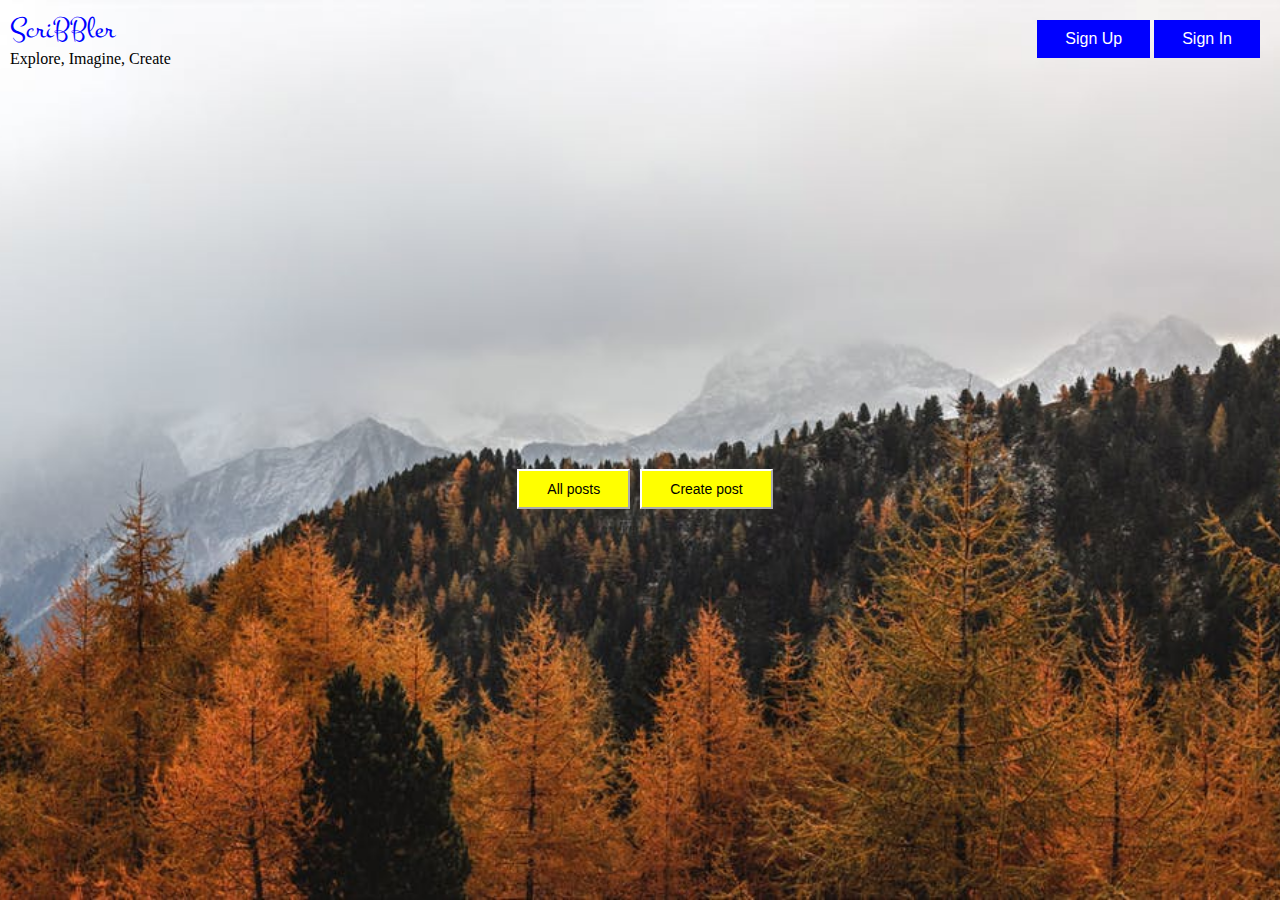
<file: index.html>
<!DOCTYPE html>
<html>

<head>
	<meta charset="utf-8" />
    <meta http-equiv="X-UA-Compatible" content="IE=edge">
    <title>ScriBBler Home Page</title>
	<meta name="viewport" content="width=device-width, initial-scale=1">
    <link rel="stylesheet" type="text/css" media="screen" href="styles/index.css" />
	<link rel="stylesheet" type="text/css" media="screen" href="styles/common.css" />
	<link href="https://fonts.googleapis.com/css?family=Montez&display=swap" rel="stylesheet">
    <!-- TODO: Include Font Awesome file here -->
    <!-- TODO: Include Google Fonts file here -->
</head>

<body  class="indexbody">
    <!-- TODO: Include all your code for the header and home page here -->
    <div id="main-container">
        <div class="header">
            <div class="scribbler-container">
                <p class="scribbler">ScriBBler</p>
                <p class="sub-scribbler">Explore, Imagine, Create</p>
            </div>
            <div class="login-buttons-container">
                <button onclick="showSignUpModal()" class="blue-button" type="button">Sign Up</button>
                <button onclick="showSignInModal()" class="blue-button" type="button">Sign In</button>
            </div>
        </div>
        <div class="postButtons">
            <!-- Insert code for All Posts & Create Post button here -->
            <button onclick="openPostList()" class="yellow-button" type="button">All posts</button>
            <button onclick="showCreatePost()" class="yellow-button" type="button">Create post</button>
        </div>
    </div>

    <div>
        <!-- Insert code for Sign In modal here -->
        <div class="modal" id="signin-modal">
          <div class="modal-content">
  
          <div class="modal-head">
            <span onclick="hideSignInModal()" id="close" class="close">&times;</span>
            <h2 class="modal-title-left">Welcome Back!</h2>
          </div>
          <hr>
          <form>
            <label for="username" class="label-text">Username</label>
            <input type="text" id="username" placeholder="Enter your username" required>
            <label for="password" class="label-text">Password</label>
            <input type="password" id="password" placeholder="Enter your password" required>
            <button type="submit" onclick="signin(username, password)" class="signin-btn">Sign In</button>
          </form>
  
          <p class=bottom-banner>Not a member?<span onclick="hideSignInModal();showSignUpModal()" class=signup>Sign Up</span></p>
        </div>
        </div>  
      </div>

<!-- Insert code for Sign Up modal here -->
<div>
    <div class="modal" id="signup-modal">
      <div class="modal-content">

      <div class="modal-head">
        <span onclick="hideSignUpModal()" id="close" class="close">&times;</span>
        <h2 class="modal-title-left">Get Started</h2>
      </div>
      <hr>
      <form>
        <label for="fullname" class="label-text">Full name</label>
        <input type="text" id="fullname" placeholder="Enter Full Name" required>
        <label for="username" class="label-text">Username</label>
        <input type="text" id="username" placeholder="Enter Username" required>
        <label for="password" class="label-text">Password</label>
        <input type="password" id="password" placeholder="Enter Password" required>
        <label for="confirmpassword" class="label-text">Confirm Password</label>
        <input type="password" id="confirm_password" placeholder="Confirm Password" required>
        <button type="submit" onclick="signup(firstName,lastName, email, password, mobile)" class="signin-btn">Sign up</button>
      </form>
    </div>
    </div>
  </div>

    <div>
        <!-- Insert code for Create Post modal here -->
        <div class="modal" id="create-post-modal">
  
          <div class="post-modal-content">
  
            <div class="modal-head">
              <span onclick="hideCreatePostModal()" id="close" class="close">&times;</span>
              <h2 class="modal-title-left">Pen your post</h2>
            </div>
            <hr>
            <form id=create-post-form>
              <label for="tile" class="label-text">Title</label>
              <input type="text" id="title" class="title-input-text" placeholder="Enter title of your post" required>
              <label for="content" class="label-text">Content</label>
              <textarea cols="50" rows="15" name="post-details" form="create-post-form" placeholder="Enter the contents of your post"></textarea>
              <button type="submit" onclick="createPost()" class="create-btn">Create</button>
            </form>
          </div>
        </div>
    </div>

    <script src="scripts\index.js"></script>
    <script src="scripts\common.js"></script>
    <script src="scripts\header.js"></script>


</body>

</html>
</file>
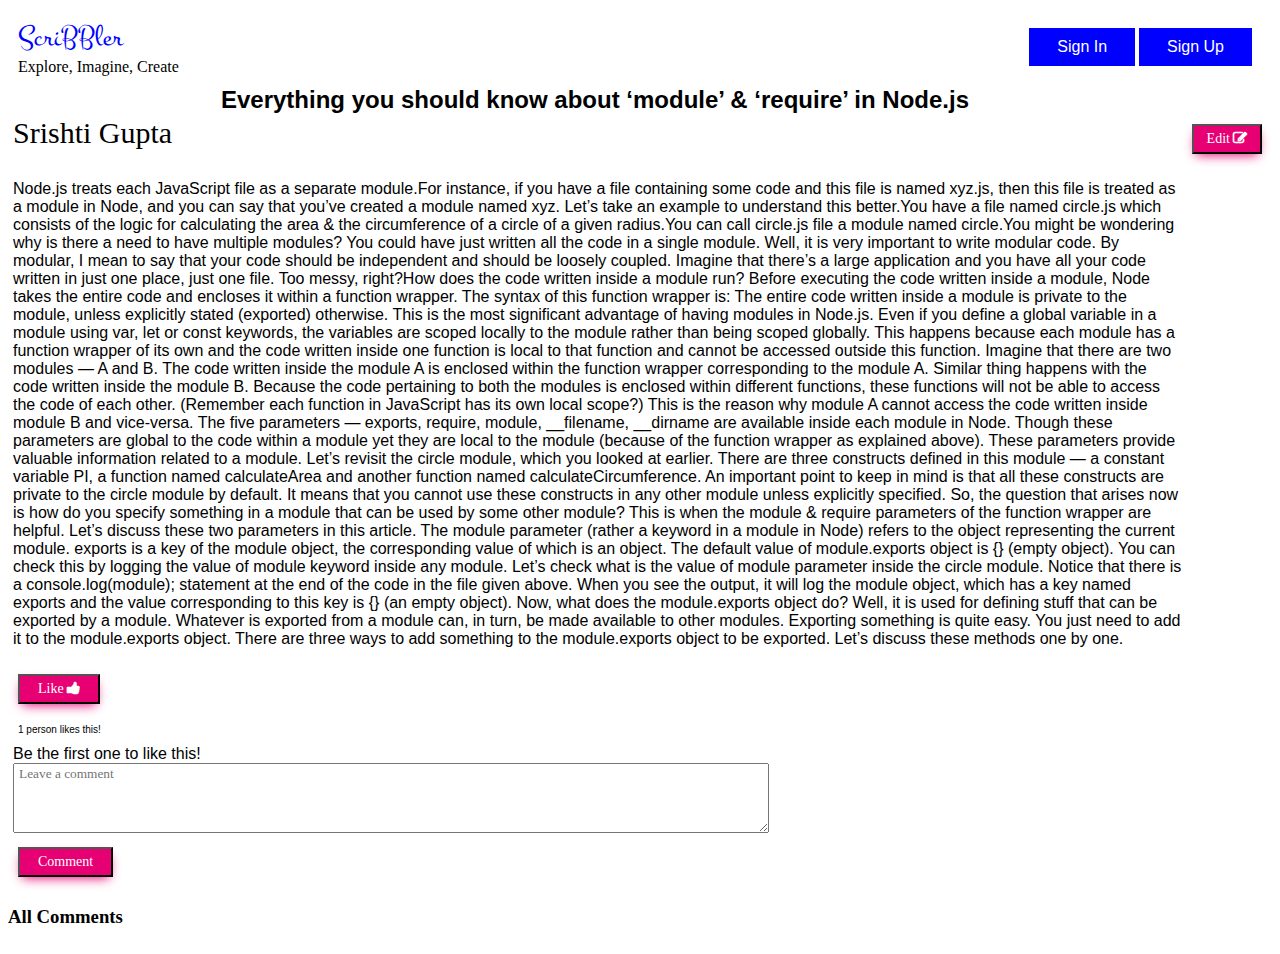
<file: html/post.html>
<!DOCTYPE html>

<head>
    <meta charset="utf-8" />
    <meta http-equiv="X-UA-Compatible" content="IE=edge">
    <title>ScriBBler Blog List Page</title>
	<meta name="viewport" content="width=device-width, initial-scale=1">
	<link rel="stylesheet" type="text/css" media="screen" href="../styles/common.css" />
	<link rel="stylesheet" type="text/css" media="screen" href="../styles/post.css" />
    <link rel="stylesheet" href="../font-awesome-4.7.0/css/font-awesome.min.css">
	<link href="https://fonts.googleapis.com/css?family=Montez&display=swap" rel="stylesheet">
    <style>
    </style>
</head>

<body>
    <div id="main-container-div">
       <div class="header">
			<div class="scribbler-container">
				<p class="scribbler">ScriBBler</p>
				<p class="sub-scribbler">Explore, Imagine, Create</p>
			</div>
			<div class="login-buttons-container">
				<button onclick="showSignInModal()" class="blue-button" type="button">Sign In</button>
				<button onclick="showSignUpModal()" class="blue-button" type="button">Sign Up</button>
			</div>
		</div>
    </div>
    

    <!-- Insert code for Sign In modal here -->
    <div class="modal" id="signin-modal">
        <div class="modal-content">
            
            <div class="modal-head">
                <span onclick="hideSignInModal()" id="close" class="close">&times;</span>
                <h2 class="modal-title">Welcome Back!</h2>
            </div>
            
            <hr>
            
            <form>
                <label for="username" class="label-text">Username</label>
                <input type="text" id="username" placeholder="Enter Username" required>
                <label for="password" class="label-text">Password</label>
                <input type="password" id="password" placeholder="Enter Password" required>
                <button type="submit" onclick="signin(username, password)" class="signin-btn">Sign In</button>
            </form>
        
            <p class=bottom-banner>Not a member?<span onclick="hideSignInModal();showSignUpModal()" class=signup>Sign Up</span></p>
        </div>
    </div>

    <!-- Insert code for Sign Up modal here -->
    <div class="modal" id="signup-modal">
        <div class="modal-content">

            <div class="modal-head">
                <span onclick="hideSignUpModal()" id="close" class="close">&times;</span>
                <h2 class="modal-title">Get Started</h2>
            </div>
        
            <hr>
        
            <form>
                <label for="fullname" class="label-text">Full name</label>
                <input type="text" id="fullname" placeholder="Enter Full Name" required>
                <label for="username" class="label-text">Username</label>
                <input type="text" id="username" placeholder="Enter Username" required>
                <label for="password" class="label-text">Password</label>
                <input type="password" id="password" placeholder="Enter Password" required>
                <label for="confirmpassword" class="label-text">Confirm Password</label>
                <input type="password" id="confirm_password" placeholder="Confirm Password" required>
                <button type="submit" onclick="signup(firstName,lastName, email, password, mobile)" class="signin-btn">Sign up</button>
            </form>

        </div>
    </div>
    <div class="postMainLayout">
	
        <div class="blogContent">
            <div id="blogTitle" class="blogTite">
                <h id="blogTitleNew">Everything you should know about ‘module’ & ‘require’ in Node.js</h>
            </div>
        </div>
        <div class="blogAuthor">

            <!-- Insert code for Edit/Save button and  -->
            <p class="postAuthor">Srishti Gupta</p>
            <div id="editPost" onclick="toggleEditSave()">
                    <button class="postEdit" id ="edtPstBtn">Edit
                            <i style="font-size: 14px;font-weight: bolder;" class="fa fa-pencil-square-o" aria-hidden="true"></i>
                    </button>
                    
            </div>
            
        </div>

        <div class="blogText" id="blogBodyId">
            <p id="blogBody">
                Node.js treats each JavaScript file as a separate module.For instance, if you have a file containing some code and this file is named xyz.js, then this file is treated as a module in Node, and you can say that you’ve created a module named xyz. Let’s take an example to understand this better.You have a file named circle.js which consists of the logic for calculating the area & the circumference of a circle of a given radius.You can call circle.js file a module named circle.You might be wondering why is there a need to have multiple modules? You could have just written all the code in a single module. Well, it is very important to write modular code. By modular, I mean to say that your code should be independent and should be loosely coupled. Imagine that there’s a large application and you have all your code written in just one place, just one file. Too messy, right?How does the code written inside a module run? Before executing the code written inside a module, Node takes the entire code and encloses it within a function wrapper. The syntax of this function wrapper is: The entire code written inside a module is private to the module, unless explicitly stated (exported) otherwise. This is the most significant advantage of having modules in Node.js. Even if you define a global variable in a module using var, let or const keywords, the variables are scoped locally to the module rather than being scoped globally. This happens because each module has a function wrapper of its own and the code written inside one function is local to that function and cannot be accessed outside this function. Imagine that there are two modules — A and B. The code written inside the module A is enclosed within the function wrapper corresponding to the module A. Similar thing happens with the code written inside the module B. Because the code pertaining to both the modules is enclosed within different functions, these functions will not be able to access the code of each other. (Remember each function in JavaScript has its own local scope?) This is the reason why module A cannot access the code written inside module B and vice-versa. The five parameters — exports, require, module, __filename, __dirname are available inside each module in Node. Though these parameters are global to the code within a module yet they are local to the module (because of the function wrapper as explained above). These parameters provide valuable information related to a module. Let’s revisit the circle module, which you looked at earlier. There are three constructs defined in this module — a constant variable PI, a function named calculateArea and another function named calculateCircumference. An important point to keep in mind is that all these constructs are private to the circle module by default. It means that you cannot use these constructs in any other module unless explicitly specified. So, the question that arises now is how do you specify something in a module that can be used by some other module? This is when the module & require parameters of the function wrapper are helpful. Let’s discuss these two parameters in this article. The module parameter (rather a keyword in a module in Node) refers to the object representing the current module. exports is a key of the module object, the corresponding value of which is an object. The default value of module.exports object is {} (empty object). You can check this by logging the value of module keyword inside any module. Let’s check what is the value of module parameter inside the circle module. Notice that there is a console.log(module); statement at the end of the code in the file given above. When you see the output, it will log the module object, which has a key named exports and the value corresponding to this key is {} (an empty object). Now, what does the module.exports object do? Well, it is used for defining stuff that can be exported by a module. Whatever is exported from a module can, in turn, be made available to other modules. Exporting something is quite easy. You just need to add it to the module.exports object. There are three ways to add something to the module.exports object to be exported. Let’s discuss these methods one by one.
            </p>
        </div>
        <div>
        <button class="postLike" onclick="incrementCounter()">Like
            <i style="font-size: 14px;font-weight: bolder;" class="fa fa-thumbs-up" aria-hidden="true"></i>

        </button>
        <p style="font-size: 10px; font-family: 'Abel', sans-serif;padding-left: 5px">
            <spna style="font-size: 10px; font-family: 'Abel', sans-serif;padding-left: 5px" id="counterLikedBy">1</spna> person likes this!</p>
        <div style="font-family: 'Abel', sans-serif; padding-left: 5px">Be the first one to like this!</div>
    </div>


        <div class="commentPost">
            <textarea id="txtCommentCommentPost" class="commentPost" rows="4" cols="100" placeholder="Leave a comment"></textarea>
        </div>
        <button class="postLike" onclick="addComment()">Comment</button>
        <div class="commentSection">
            <h3>All Comments</h3>
            <div class="allComments" id="listAllComments">
                
            </div>
        </div>

    </div>

    <!-- Insert code for Like button, Comment button, Comment box here-->

	<script src="..\scripts\common.js"></script>
	<script src="..\scripts\post.js" defer></script>

</body>
</file>
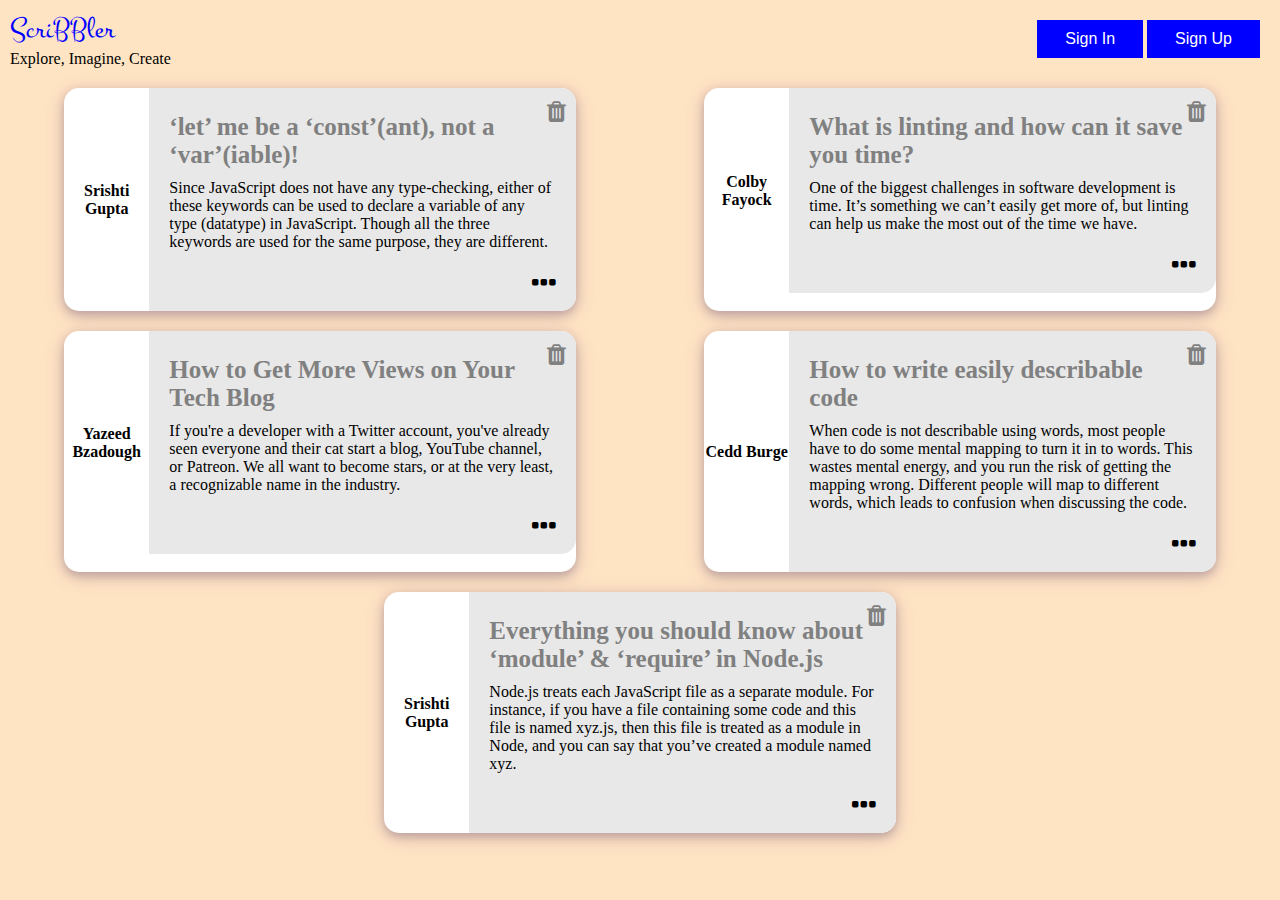
<file: html/postslist.html>
<!DOCTYPE html>
<html>

<head>
    <!-- TODO: Include Font Awesome file here -->
    <!-- TODO: Include Google Fonts file here -->
    <meta http-equiv="X-UA-Compatible" content="IE=edge">
    <title>ScriBBler Blog List Page</title>
	<meta name="viewport" content="width=device-width, initial-scale=1">
    <link rel="stylesheet" type="text/css" media="screen" href="../styles/index.css" />
	<link rel="stylesheet" type="text/css" media="screen" href="../styles/common.css" />
    <link rel="stylesheet" type="text/css" media="screen" href="../styles/postslist.css" />
    <link rel="stylesheet" href="../font-awesome-4.7.0/css/font-awesome.min.css">
	<link href="https://fonts.googleapis.com/css?family=Montez&display=swap" rel="stylesheet">
</head>

<body class="postbody">
    <!-- TODO: Include code for header here -->

    <!-- ATTENTION: The HTML code for the list of posts has been given to you. You can feel free to add/delete/modify this code. You need to write the proper CSS and JavaScript code corresponding to this page so that the result looks like the screenshots given to you in the Project Statement. -->

    <!-- list of all posts starts here -->
    <div id="main-container-div">
        <div class="header">
             <div class="scribbler-container">
                 <p class="scribbler">ScriBBler</p>
                 <p class="sub-scribbler">Explore, Imagine, Create</p>
             </div>
             <div class="login-buttons-container">
                 <button onclick="showSignInModal()" class="blue-button" type="button">Sign In</button>
                 <button onclick="showSignUpModal()" class="blue-button" type="button">Sign Up</button>
             </div>
         </div>
 
    <!-- Insert code for Sign In modal here -->
    <div class="modal" id="signin-modal">
        <div class="modal-content">
            
            <div class="modal-head">
                <span onclick="hideSignInModal()" id="close" class="close">&times;</span>
                <h2 class="modal-title">Welcome Back!</h2>
            </div>
            
            <hr>
            
            <form>
                <label for="username" class="label-text">Username</label>
                <input type="text" id="username" placeholder="Enter Username" required>
                <label for="password" class="label-text">Password</label>
                <input type="password" id="password" placeholder="Enter Password" required>
                <button type="submit" onclick="signin(username, password)" class="signin-btn">Sign In</button>
            </form>
        
            <p class=bottom-banner>Not a member?<span onclick="hideSignInModal();showSignUpModal()" class=signup>Sign Up</span></p>
        </div>
    </div>

    <!-- Insert code for Sign Up modal here -->
    <div class="modal" id="signup-modal">
        <div class="modal-content">

            <div class="modal-head">
                <span onclick="hideSignUpModal()" id="close" class="close">&times;</span>
                <h2 class="modal-title">Get Started</h2>
            </div>
        
            <hr>
        
            <form>
                <label for="fullname" class="label-text">Full name</label>
                <input type="text" id="fullname" placeholder="Enter Full Name" required>
                <label for="username" class="label-text">Username</label>
                <input type="text" id="username" placeholder="Enter Username" required>
                <label for="password" class="label-text">Password</label>
                <input type="password" id="password" placeholder="Enter Password" required>
                <label for="confirmpassword" class="label-text">Confirm Password</label>
                <input type="password" id="confirm_password" placeholder="Confirm Password" required>
                <button type="submit" onclick="signup(firstName,lastName, email, password, mobile)" class="signin-btn">Sign up</button>
            </form>

        </div>
    </div>
    <div class="allPostsContainer">
        <!-- post 1 starts here -->
        <div  class="post" id="post1">
            <div class="post-left">
                <p class="post-username">Srishti Gupta</p>
            </div>

            <div class="post-content">
                <div class="post-title">
                    <p>‘let’ me be a ‘const’(ant), not a ‘var’(iable)!</p>
                    <span onclick="deletePost();">
                        <!-- TODO: Include Font Awesome icon for delete icon here -->
                        <div class="post-trash">
							<i class="fa fa-trash" style="font-size:24px"></i>
                        </div>
                        
                        <!-- Modal for trash -->
						<div class="trash-modal" id="trashModal1">
							<!-- Modal content -->
							<div class="trash-modal-content">
								<p>Are you sure you want to delete this post?</p>
								<div class="trash-buttons-container">
									<button class="trash-modal-button-yes" onclick="trashPost('post1')">Yes</button>
									<button class="trash-modal-button-no">No</button>
								</div>
							</div>
						</div>
                    </span>
                </div>
                <p>Since JavaScript does not have any type-checking, either of these keywords can be used to declare a variable of any type (datatype) in JavaScript. Though all the three keywords are used for the same purpose, they are different.</p>
                <span>
                    <!-- TODO: Include Font Awesome icon for horizontal ellipsis icon here -->

                    <!-- Insert code for ... icon here -->
					<div class="post-more"  onclick="navigateToPost()">
						<i class="fa fa-ellipsis-h"></i>
					</div>
                </span>
            </div>
        </div>
        <!-- post 1 ends here -->

        <!-- post 2 starts here -->
        <div  class="post" id="post2">
            <div class="post-left">
                <p class="post-username">Colby Fayock</p>
            </div>

            <div class="post-content">
                <div class="post-title">
                    <p>What is linting and how can it save you time?</p>
                    <span onclick="deletePost();">
                        <!-- TODO: Include Font Awesome icon for delete icon here -->
                        <div class="post-trash">
							<i class="fa fa-trash" style="font-size:24px"></i>
                        </div>
                        
                        <!-- Modal for trash -->
						<div class="trash-modal" id="trashModal2">
							<!-- Modal content -->
							<div class="trash-modal-content">
								<p>Are you sure you want to delete this post?</p>
								<div class="trash-buttons-container">
									<button class="trash-modal-button-yes" onclick="trashPost('post2')">Yes</button>
									<button class="trash-modal-button-no">No</button>
								</div>
							</div>
						</div>
                    </span>
                </div>
                <p>One of the biggest challenges in software development is time. It’s something we can’t easily get more of, but linting can help us make the most out of the time we have.</p>
                <span>
                    <!-- TODO: Include Font Awesome icon for horizontal ellipsis icon here -->

                    <!-- Insert code for ... icon here -->
					<div class="post-more"  onclick="navigateToPost()">
						<i class="fa fa-ellipsis-h"></i>
					</div>
                </span>
            </div>
        </div>
        <!-- post 2 ends here -->

        <!-- post 3 starts here -->
        <div  class="post"  id="post3">
            <div class="post-left">
                <p class="post-username">Yazeed Bzadough</p>
            </div>

            <div class="post-content">
                <div class="post-title">
                    <p>How to Get More Views on Your Tech Blog</p>
                    <span onclick="deletePost();">
                        <!-- TODO: Include Font Awesome icon for delete icon here -->
                        <div class="post-trash">
							<i class="fa fa-trash" style="font-size:24px"></i>
                        </div>
                        
                        <!-- Modal for trash -->
						<div class="trash-modal" id="trashModal3">
							<!-- Modal content -->
							<div class="trash-modal-content">
								<p>Are you sure you want to delete this post?</p>
								<div class="trash-buttons-container">
									<button class="trash-modal-button-yes"  onclick="trashPost('post3')">Yes</button>
									<button class="trash-modal-button-no">No</button>
								</div>
							</div>
						</div>
                    </span>
                </div>
                <p>If you're a developer with a Twitter account, you've already seen everyone and their cat start a blog, YouTube channel, or Patreon. We all want to become stars, or at the very least, a recognizable name in the industry.</p>
                <span>
                    <!-- TODO: Include Font Awesome icon for horizontal ellipsis icon here -->

                    <!-- Insert code for ... icon here -->
					<div class="post-more"  onclick="navigateToPost()">
						<i class="fa fa-ellipsis-h"></i>
					</div>
                </span>
            </div>
        </div>
        <!-- post 3 ends here -->

        <!-- post 4 starts here -->
        <div  class="post"  id="post4">
            <div class="post-left">
                <p class="post-username">Cedd Burge</p>
            </div>

            <div class="post-content">
                <div class="post-title">
                    <p>How to write easily describable code</p>
                    <span onclick="deletePost();">
                        <!-- TODO: Include Font Awesome icon for delete icon here -->
                        <div class="post-trash">
							<i class="fa fa-trash" style="font-size:24px"></i>
                        </div>
                        
                        <!-- Modal for trash -->
						<div class="trash-modal" id="trashModal4">
							<!-- Modal content -->
							<div class="trash-modal-content">
								<p>Are you sure you want to delete this post?</p>
								<div class="trash-buttons-container">
									<button class="trash-modal-button-yes" onclick="trashPost('post4')">Yes</button>
									<button class="trash-modal-button-no">No</button>
								</div>
							</div>
						</div>
                    </span>
                </div>
                <p>When code is not describable using words, most people have to do some mental mapping to turn it in to words. This wastes mental energy, and you run the risk of getting the mapping wrong. Different people will map to different words, which
                    leads to confusion when discussing the code.</p>
                <span>
                    <!-- TODO: Include Font Awesome icon for horizontal ellipsis icon here -->

                    <!-- Insert code for ... icon here -->
					<div class="post-more"  onclick="navigateToPost()">
						<i class="fa fa-ellipsis-h"></i>
					</div>
                </span>
            </div>
        </div>
        <!-- post 4 ends here -->

        <!-- post 5 starts here -->
        <div  class="post"  id="post5">
            <div class="post-left">
                <p class="post-username">Srishti Gupta</p>
            </div>

            <div class="post-content">
                <div class="post-title">
                    <p>Everything you should know about ‘module’ & ‘require’ in Node.js</p>
                    <span onclick="deletePost();">
                        <!-- TODO: Include Font Awesome icon for delete icon here -->
                        <div class="post-trash">
							<i class="fa fa-trash" style="font-size:24px"></i>
                        </div>
                        
                        <!-- Modal for trash -->
						<div class="trash-modal" id="trashModal5">
							<!-- Modal content -->
							<div class="trash-modal-content">
								<p>Are you sure you want to delete this post?</p>
								<div class="trash-buttons-container">
									<button class="trash-modal-button-yes" onclick="trashPost('post5')">Yes</button>
									<button class="trash-modal-button-no">No</button>
								</div>
							</div>
						</div>
                    </span>
                </div>
                <p>Node.js treats each JavaScript file as a separate module. For instance, if you have a file containing some code and this file is named xyz.js, then this file is treated as a module in Node, and you can say that you’ve created a module
                    named xyz.</p>
                <span>
                    <!-- TODO: Include Font Awesome icon for horizontal ellipsis icon here -->

                    <!-- Insert code for ... icon here -->
					<div class="post-more"  onclick="navigateToPost()">
						<i class="fa fa-ellipsis-h"></i>
					</div>
                </span>
            </div>
        </div>
        <!-- post 5 ends here -->

        <!-- TODO: Write code for delete post modal here -->


</div>    
    <!-- list of all posts ends here -->
    <script src="..\scripts\index.js"></script>
    <script src="..\scripts\common.js"></script>
    <script src="..\scripts\postslist.js"> </script>
    <script src="..\scripts\header.js"></script>
</body>

</html>
</file>
<file: styles/index.css>
html{
    height: 100%;
    width:100%
  }
.indexbody{
    background-image: url('../images/background.jpg');
    background-repeat: no-repeat;
    background-attachment: fixed;
    background-position: center center;
    background-size: cover;
    margin: 0 !important;
    background-size: 100% cover!important;
    overflow:hidden;
    display: block;
    height: 100%;
}




.yellow-button{
    border-color: white;
    background-color: yellow;
    padding: 10px 28px;
    color:black;
    font-size: 14px;
    margin-left: 10px
}
#main-container{
    display: flex;
    flex-direction: column;
    justify-content: flex-start;
    height: 100%;
    width: 100%;
}

.postButtons{
    display: flex;
    height: 100%;
    width: 100%;
    justify-content: center;
    align-items: center;
} 





 
  .bottom-banner{
    font-family: Abel;  
    text-align: center;
  }


  .title-input-text {
    padding: 10px;
    outline: 1;
    font-family: Abel;
    background-color: rgb(195, 195, 195);
  }

  
  .post-modal-content{
    background-color: #fefefe;
    margin: auto;
    padding: 20px;
    border: 1px solid #888;
    width: 70%;
    height: 60%;
  }

  .create-btn{
    margin-top: 10px;
    background-color: green;
    font-size: 14px;
    width:100px;
    color: white;
    padding: 10px;
    align-self: center;
    font-family: Abel;
  }
  textarea{
    margin-top: 10px;
    background-color: rgb(229, 226, 226);
    padding: 5px;
    position: relative;
    left: 5px;
    outline: none;
    border: 1px solid #cdcdcd;
    border-color: rgba(0,0,0,.15);
    font-size: 16px;
    font-family: Abel;
  }
</file>
<file: styles/common.css>
.close {
    display: flex;
    align-self: flex-end;
    cursor: pointer;
    font-size: 26px;    
  }
  
  .signin-btn {
    background-color: green;
    padding: 10px;
    border: none;
    color: #fff;
    font-size: 16px;
    margin-top: 20px;
    cursor: pointer;
    font-family: Abel;
  }

  .signup{
    color: blue;
    font-weight: bolder;
    margin-left: 10px;
    cursor: pointer;
    font-family: Abel;
  }

  #main-container-div{
    display: flex;
    flex-direction: column;
    justify-content: flex-start;
    height: 100%;
    width: 100%;
  }

  .header{
    display: flex;
    flex-direction: row;
    justify-content: space-between;
    margin: 10px;
  }

  .scribbler-container{
    display: flex;
    flex-direction: column;
    justify-content: space-between;
}

.scribbler{
    font-family: 'Montez', cursive; 
    font-size: 30px;
    color: blue;
    margin: 0;
}



.sub-scribbler{
    font-family: 'Marck Script';
    font-size: 10;
    color: black;
    margin: 0;
}

  
.login-buttons-container{
    padding: 10px;
}
  
.blue-button{
    background-color: blue;    
    border: none;
    color: white;
    padding: 10px 28px;
    text-align: center;
    text-decoration: none;
    display: inline-block;
    font-size: 16px;
}

.modal {
    display: none;
    position: fixed;
    z-index: 1;
    left: 0;
    top: 0;
    width: 100%;
    height: 100%;
    overflow: auto;
    background-color: rgb(0,0,0);
    background-color: rgba(0,0,0,0.4);
    justify-content: center;
    align-items: center;
    color: black;
  }
  .modal-content{
    background-color: #fefefe;
    margin: auto;
    padding: 20px;
    border: 1px solid #888;
    width: 20%;
  }
  
  .modal-head {
    display: flex;
    flex-direction: column;
  }

  .modal-title{
    align-self: center;
    font-family: Abel;
  }
  
  .modal-title-left{
    align-self: left;
    font-family: Abel;
  }

  .label-text {
    font-weight: bold;
    margin: 10px 0;
    font-family: Abel;
  }	
  form {
    display: flex;
    flex-direction: column;
  }

  input {
    padding: 5px;
    height: 30px;
    position: relative;
    left: 5px;
    outline: none;
    border: 1px solid #cdcdcd;
    border-color: rgba(0,0,0,.15);
    background-color: rgb(229, 226, 226);
    font-size: 16px;
    font-family: Abel;
  }
  
  .title-input-text {
    padding: 10px;
    outline: 1;
    font-family: Abel;
    background-color: rgb(195, 195, 195);
  }

  
  .post-modal-content{
    background-color: #fefefe;
    margin: auto;
    padding: 20px;
    border: 1px solid #888;
    width: 70%;
    height: 60%;
  }
</file>
<file: styles/post.css>
.blogTite {
    font-size: 150%;
    font-family: 'Abel', sans-serif;
    font-weight: bold;
	text-align: center;
    
}
.blogText {
     font-family: 'Gill Sans', 'Gill Sans MT', Calibri, 'Trebuchet MS', sans-serif;
     padding-left: 5px;

}
.blogAuthor {
    display: flex;
    flex-direction: row;
    padding: 0px 0px 0px 10px;
    font-family: 'Niconne', cursive;
    font-size: 30px;
    display:table-row;
    justify-content: space-between;
}
.blogContent{

}
.postMainLayout{
    display: flex;
    flex-direction: row;
    display:table;
}
.postAuthor{
    display:table-cell;
    text-align: left;
    padding-left: 5px;
}
.postEdit{
    color:white;
    background-color: #e60073;
    box-shadow: 0px 5px  12px -4px #e60073;
    font-family: 'Abel', sans-serif;
    margin: 10px;
    cursor: pointer;
    font-family: Abel;
    padding: 5px 10px;
    font-size: 14px;
    display:table-cell;
    text-align: center;
    width:70px;
  }
  .postLike{
    color:white;
    background-color: #e60073;
    box-shadow: 0px 5px  12px -4px #e60073;
    font-family: 'Abel', sans-serif;
    margin: 10px;
    cursor: pointer;
    font-family: Abel;
    padding: 5px 18px;
    font-size: 14px;
    display:table-cell;
    text-align: right;
  }
  .commentPost {
    padding-left: 5px;
    outline: none;
    font-family: Abel;
  }
  .txtBlog{
    display:table-cell;
    overflow: scroll;
  }

/* Set a style for all the remaining elements like Like button, Edit button, Comment button and so on. */
</file>
<file: styles/postslist.css>
.postbody {
    height: 100%;
    width: 100%;
    position: relative;
    margin: 0 !important;
    color: #fff;
    background-color: #FFE4C4;
    background-size: 2000% 2000%;
}

#main-container-div{
    display: flex;
    flex-direction: column;
    justify-content: flex-start;
    height: 100%;
    width: 100%;
  }

  .header{
    display: flex;
    flex-direction: row;
    justify-content: space-between;
    margin: 10px;
  }

  body {
    height: 100%;
    width: 100%;
    position: relative;
    margin: 0 !important;
    color: #fff;
    background-color: #FFE4C4;
    background-size: 2000% 2000%;
}
.post {
    position: relative;
    width: 40%;
    background: #fff;
    box-shadow:0 4px 10px 0 rgba(17, 4, 63, 0.2),0 4px 20px 0 rgba(79, 19, 97, 0.19);
    margin: 10px;
    border-radius: 15px;
}
    
.post-left {
    width: 15%;            
    max-width: 15%;
    display: table-cell;
    vertical-align: middle;
    text-align: center;
    font-weight: bold;
    color: #000;	
    overflow: auto;
}

.post-content {
    width: 75%;           
    display: table-cell;
    text-align: left;
    background-color: #E8E8E8;
    color: #000000;
    border-radius: 0 15px 15px 0;
    padding: 0 20px;      
}

.post-title{
    font-weight: bold;
    color: grey;
    font-size: 25px;
    height: 50px;	
}

.post-more {
    float: right;
    cursor: pointer;
    font-size: 18px;
    margin-right: 0 !important;
    padding-right: 0 !important;
    padding-bottom: 10px;
    font-size: 30px;
}

.post-desc{
    height: 85px;
    margin-bottom: 0 !important;
    overflow: hidden;
}



.allPostsContainer {
    display: flex;
    flex-direction: row;
    flex-wrap: wrap;
    justify-content: space-around;
}

.post-trash {
    position: absolute;
    top: 10px;
    right: 10px;
    cursor: pointer;
}

/* The Modal (background) */
.trash-modal {
    display: none; /* Hidden by default */
    position: fixed; /* Stay in place */
    z-index: 1; /* Sit on top */
    left: 0;
    top: 0;
    width: 100%; /* Full width */
    height: 100%; /* Full height */
    overflow: auto; /* Enable scroll if needed */
    background-color: rgb(0,0,0); /* Fallback color */
    background-color: rgba(0,0,0,0.4); /* Black w/ opacity */
}

/* Modal Content/Box */
.trash-modal-content {
    background-color: #fefefe;
    margin: 15% auto; /* 15% from the top and centered */
    padding: 20px;
    border: 1px solid #888;
    width: 30%; /* Could be more or less, depending on screen size */
    text-align: center;
}

.trash-buttons-container {
    display: flex;
    flex-direction: row;
    justify-content: space-between;
}

.trash-modal-button-no {
    background-color: #4CAF50; /* Green */
    border: none;
    color: white;
    padding: 15px 32px;
    text-align: center;
    text-decoration: none;
    font-size: 16px;
    cursor: pointer;
    width: 45%;
}

.trash-modal-button-yes {
    background-color:  #f44336; /* Red */
    border: none;
    color: white;
    padding: 15px 32px;
    text-align: center;
    text-decoration: none;
    font-size: 16px;
    cursor: pointer;
    width: 45%;
}
</file>
